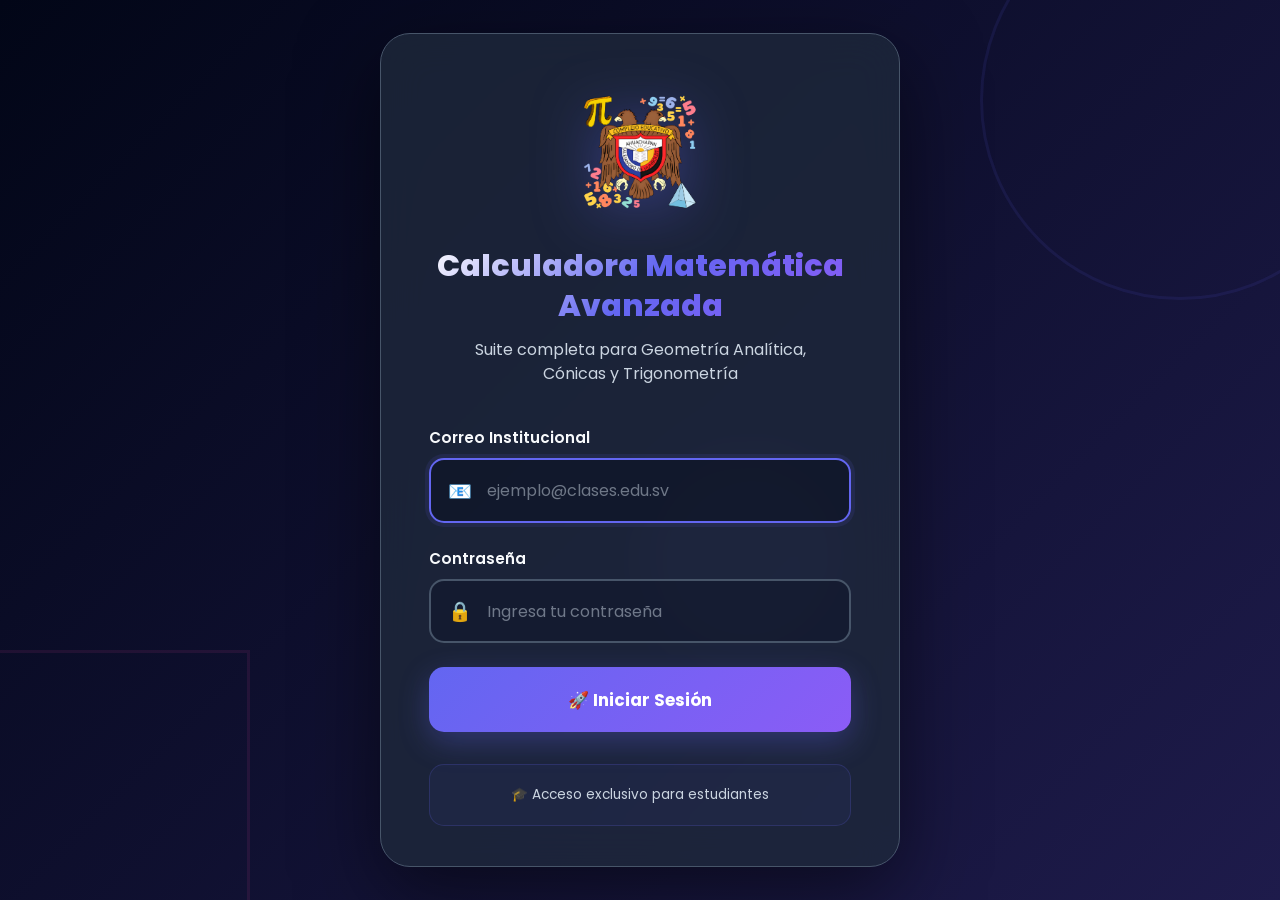
<file: index.html>
<!DOCTYPE html>
<html lang="es">
<head>
    <meta charset="UTF-8">
    <meta name="viewport" content="width=device-width, initial-scale=1.0">
    <title>Login - Calculadora Matemática Avanzada</title>
    <link href="https://fonts.googleapis.com/css2?family=Poppins:wght@300;400;500;600;700;800&family=JetBrains+Mono:wght@400;500;600&display=swap" rel="stylesheet">
    <link rel="icon" type="image/png" href="dd.png">
    <link rel="manifest" href="/manifest.json">
<meta name="theme-color" content="#007bff">
    <style>
        * {
            margin: 0;
            padding: 0;
            box-sizing: border-box;
        }

        :root {
            --primary: #6366f1;
            --secondary: #8b5cf6;
            --accent: #ec4899;
            --success: #10b981;
            --error: #ef4444;
            --dark: #0f172a;
            --darker: #020617;
            --text-primary: #f8fafc;
            --text-secondary: #cbd5e1;
            --border: #475569;
        }

        body {
            font-family: 'Poppins', sans-serif;
            background: linear-gradient(135deg, var(--darker) 0%, #1e1b4b 100%);
            color: var(--text-primary);
            min-height: 100vh;
            display: flex;
            align-items: center;
            justify-content: center;
            position: relative;
            overflow-x: hidden;
            padding: 2rem 1rem;
        }

        /* Animated Background */
        .bg-shapes {
            position: fixed;
            width: 100%;
            height: 100%;
            top: 0;
            left: 0;
            z-index: 0;
            overflow: hidden;
            pointer-events: none;
        }

        .shape {
            position: absolute;
            opacity: 0.1;
        }

        .shape-1 {
            width: 400px;
            height: 400px;
            border: 3px solid var(--primary);
            border-radius: 50%;
            top: -100px;
            right: -100px;
            animation: float 20s infinite;
        }

        .shape-2 {
            width: 300px;
            height: 300px;
            border: 3px solid var(--accent);
            bottom: -50px;
            left: -50px;
            animation: float 15s infinite reverse;
        }

        .shape-3 {
            width: 200px;
            height: 200px;
            background: linear-gradient(45deg, var(--primary), var(--secondary));
            border-radius: 50%;
            top: 50%;
            left: 50%;
            animation: pulse 8s infinite;
        }

        @keyframes float {
            0%, 100% { transform: translate(0, 0) rotate(0deg); }
            33% { transform: translate(30px, -50px) rotate(120deg); }
            66% { transform: translate(-20px, 20px) rotate(240deg); }
        }

        @keyframes pulse {
            0%, 100% { transform: scale(1); opacity: 0.1; }
            50% { transform: scale(1.2); opacity: 0.15; }
        }

        /* Login Container */
        .login-container {
            position: relative;
            z-index: 10;
            width: 100%;
            max-width: 520px;
        }

        .login-card {
            background: rgba(30, 41, 59, 0.8);
            backdrop-filter: blur(20px);
            border: 1px solid var(--border);
            border-radius: 30px;
            padding: 3rem 3rem 2.5rem 3rem;
            box-shadow: 0 25px 80px rgba(0, 0, 0, 0.5);
            animation: slideUp 0.6s ease-out;
        }

        @keyframes slideUp {
            from {
                opacity: 0;
                transform: translateY(30px);
            }
            to {
                opacity: 1;
                transform: translateY(0);
            }
        }

        /* Logo Section */
        .logo-section {
            text-align: center;
            margin-bottom: 2.5rem;
        }

        .logo-container {
            margin-bottom: 1.5rem;
            display: flex;
            justify-content: center;
            align-items: center;
        }

        .logo-image {
            width: 140px;
            height: auto;
            max-height: 140px;
            object-fit: contain;
            filter: drop-shadow(0 10px 30px rgba(99, 102, 241, 0.4));
            animation: logoFloat 3s ease-in-out infinite;
        }

        @keyframes logoFloat {
            0%, 100% { transform: translateY(0px); }
            50% { transform: translateY(-10px); }
        }

        .logo-title {
            font-size: 1.9rem;
            font-weight: 800;
            background: linear-gradient(135deg, #fff, var(--primary), var(--secondary));
            -webkit-background-clip: text;
            -webkit-text-fill-color: transparent;
            background-clip: text;
            margin-bottom: 0.8rem;
            line-height: 1.3;
            animation: titleGlow 3s ease-in-out infinite;
        }

        @keyframes titleGlow {
            0%, 100% { filter: drop-shadow(0 0 15px rgba(99, 102, 241, 0.3)); }
            50% { filter: drop-shadow(0 0 25px rgba(139, 92, 246, 0.5)); }
        }

        .logo-subtitle {
            color: var(--text-secondary);
            font-size: 1rem;
            font-weight: 400;
            line-height: 1.5;
            margin-bottom: 0.5rem;
        }

        .logo-features {
            display: flex;
            justify-content: center;
            gap: 1rem;
            flex-wrap: wrap;
            margin-top: 1rem;
        }

        .feature-badge {
            background: rgba(99, 102, 241, 0.1);
            border: 1px solid rgba(99, 102, 241, 0.3);
            padding: 0.4rem 1rem;
            border-radius: 20px;
            font-size: 0.8rem;
            color: var(--text-secondary);
            font-weight: 500;
            transition: all 0.3s;
        }

        .feature-badge:hover {
            background: rgba(99, 102, 241, 0.2);
            border-color: var(--primary);
            transform: translateY(-2px);
        }

        /* Form */
        .form-group {
            margin-bottom: 1.5rem;
        }

        .form-label {
            display: block;
            margin-bottom: 0.6rem;
            color: var(--text-primary);
            font-weight: 600;
            font-size: 0.95rem;
        }

        .input-wrapper {
            position: relative;
        }

        .input-icon {
            position: absolute;
            left: 1.2rem;
            top: 50%;
            transform: translateY(-50%);
            font-size: 1.2rem;
            color: var(--text-secondary);
            z-index: 1;
        }

        .form-input {
            width: 100%;
            padding: 1.1rem 1.2rem 1.1rem 3.5rem;
            background: rgba(15, 23, 42, 0.6);
            border: 2px solid var(--border);
            border-radius: 15px;
            color: var(--text-primary);
            font-size: 1rem;
            font-family: 'Poppins', sans-serif;
            transition: all 0.3s;
        }

        .form-input:focus {
            outline: none;
            border-color: var(--primary);
            box-shadow: 0 0 0 4px rgba(99, 102, 241, 0.1);
            background: rgba(15, 23, 42, 0.8);
        }

        .form-input::placeholder {
            color: var(--text-secondary);
            opacity: 0.5;
        }

        /* Alert */
        .alert {
            padding: 1rem 1.2rem;
            border-radius: 12px;
            margin-bottom: 1.5rem;
            display: none;
            animation: slideIn 0.3s ease-out;
            font-size: 0.9rem;
            font-weight: 500;
        }

        @keyframes slideIn {
            from {
                opacity: 0;
                transform: translateY(-10px);
            }
            to {
                opacity: 1;
                transform: translateY(0);
            }
        }

        .alert-error {
            background: rgba(239, 68, 68, 0.2);
            border: 2px solid var(--error);
            color: #fca5a5;
        }

        .alert-success {
            background: rgba(16, 185, 129, 0.2);
            border: 2px solid var(--success);
            color: #6ee7b7;
        }

        /* Button */
        .btn-login {
            width: 100%;
            padding: 1.2rem;
            border: none;
            border-radius: 15px;
            background: linear-gradient(135deg, var(--primary), var(--secondary));
            color: white;
            font-weight: 700;
            font-size: 1.05rem;
            cursor: pointer;
            transition: all 0.3s;
            box-shadow: 0 10px 30px rgba(99, 102, 241, 0.3);
            font-family: 'Poppins', sans-serif;
            display: flex;
            align-items: center;
            justify-content: center;
            gap: 0.5rem;
            margin-top: 0.5rem;
        }

        .btn-login:hover {
            transform: translateY(-3px);
            box-shadow: 0 15px 40px rgba(99, 102, 241, 0.4);
        }

        .btn-login:active {
            transform: translateY(-1px);
        }

        .btn-login:disabled {
            opacity: 0.6;
            cursor: not-allowed;
            transform: none;
        }

        /* Info Box */
        .info-box {
            margin-top: 2rem;
            padding: 1.2rem;
            background: rgba(99, 102, 241, 0.05);
            border: 1px solid rgba(99, 102, 241, 0.2);
            border-radius: 15px;
            text-align: center;
        }

        .info-box p {
            color: var(--text-secondary);
            font-size: 0.85rem;
            line-height: 1.6;
        }

        .info-box strong {
            color: var(--text-primary);
            display: block;
            margin-top: 0.5rem;
        }

        /* Loading Spinner */
        .spinner {
            display: inline-block;
            width: 18px;
            height: 18px;
            border: 3px solid rgba(255, 255, 255, 0.3);
            border-radius: 50%;
            border-top-color: white;
            animation: spin 0.8s linear infinite;
        }

        @keyframes spin {
            to { transform: rotate(360deg); }
        }

        /* Responsive */
        @media (max-width: 580px) {
            .login-container {
                max-width: 100%;
            }

            .login-card {
                padding: 2rem 1.5rem;
                border-radius: 25px;
            }

            .logo-image {
                width: 110px;
                max-height: 110px;
            }

            .logo-title {
                font-size: 1.5rem;
            }

            .logo-subtitle {
                font-size: 0.9rem;
            }

            .feature-badge {
                font-size: 0.75rem;
                padding: 0.35rem 0.8rem;
            }

            .form-input {
                padding: 1rem 1rem 1rem 3.2rem;
            }
        }
    </style>
</head>
<body>
    <div class="bg-shapes">
        <div class="shape shape-1"></div>
        <div class="shape shape-2"></div>
        <div class="shape shape-3"></div>
    </div>

    <div class="login-container">
        <div class="login-card">
            <div class="logo-section">
                <div class="logo-container">
                    <img src="logo.png" alt="Logo Institucional" class="logo-image" onerror="this.style.display='none'; this.nextElementSibling.style.display='flex';">
                    <div style="display: none; width: 120px; height: 120px; background: linear-gradient(135deg, var(--primary), var(--secondary)); border-radius: 25px; align-items: center; justify-content: center; font-size: 3.5rem; box-shadow: 0 15px 40px rgba(99, 102, 241, 0.4);">📐</div>
                </div>
                
                <h1 class="logo-title">Calculadora Matemática Avanzada</h1>
                <p class="logo-subtitle">Suite completa para Geometría Analítica,<br>Cónicas y Trigonometría</p>
        
            </div>

            <div id="alertBox" class="alert"></div>

            <form id="loginForm">
                <div class="form-group">
                    <label class="form-label">Correo Institucional</label>
                    <div class="input-wrapper">
                        <span class="input-icon">📧</span>
                        <input 
                            type="email" 
                            class="form-input" 
                            id="email" 
                            placeholder="ejemplo@clases.edu.sv"
                            required
                            autocomplete="email"
                        >
                    </div>
                </div>

                <div class="form-group">
                    <label class="form-label">Contraseña</label>
                    <div class="input-wrapper">
                        <span class="input-icon">🔒</span>
                        <input 
                            type="password" 
                            class="form-input" 
                            id="password" 
                            placeholder="Ingresa tu contraseña"
                            required
                            autocomplete="current-password"
                        >
                    </div>
                </div>

                <button type="submit" class="btn-login" id="loginBtn">
                    <span id="btnText">🚀 Iniciar Sesión</span>
                </button>
            </form>

            <div class="info-box">
                <p>
                    🎓 Acceso exclusivo para estudiantes<br>
                </p>
            </div>
        </div>
    </div>

    <script>
        const loginForm = document.getElementById('loginForm');
        const emailInput = document.getElementById('email');
        const passwordInput = document.getElementById('password');
        const loginBtn = document.getElementById('loginBtn');
        const btnText = document.getElementById('btnText');
        const alertBox = document.getElementById('alertBox');

        // Constantes de validación
        const VALID_EMAIL_DOMAIN = '@clases.edu.sv';
        const VALID_PASSWORD = 'humboldt25';
        const REDIRECT_URL = 'calculadora.html';

        function showAlert(message, type) {
            alertBox.textContent = message;
            alertBox.className = `alert alert-${type}`;
            alertBox.style.display = 'block';

            setTimeout(() => {
                alertBox.style.display = 'none';
            }, 4000);
        }

        function setLoading(isLoading) {
            loginBtn.disabled = isLoading;
            if (isLoading) {
                btnText.innerHTML = '<span class="spinner"></span> Validando...';
            } else {
                btnText.textContent = '🚀 Iniciar Sesión';
            }
        }

        function validateEmail(email) {
            const emailLower = email.toLowerCase().trim();
            
            if (!emailLower.endsWith(VALID_EMAIL_DOMAIN)) {
                return {
                    valid: false,
                    message: `❌ El correo es invalido`
                };
            }

            const emailRegex = /^[^\s@]+@clases\.edu\.sv$/i;
            if (!emailRegex.test(emailLower)) {
                return {
                    valid: false,
                    message: '❌ Formato de correo inválido'
                };
            }

            return { valid: true };
        }

        function validatePassword(password) {
            if (password !== VALID_PASSWORD) {
                return {
                    valid: false,
                    message: '❌ Contraseña incorrecta'
                };
            }

            return { valid: true };
        }

        loginForm.addEventListener('submit', async function(e) {
            e.preventDefault();

            const email = emailInput.value.trim();
            const password = passwordInput.value;

            // Validar email
            const emailValidation = validateEmail(email);
            if (!emailValidation.valid) {
                showAlert(emailValidation.message, 'error');
                emailInput.focus();
                return;
            }

            // Validar contraseña
            const passwordValidation = validatePassword(password);
            if (!passwordValidation.valid) {
                showAlert(passwordValidation.message, 'error');
                passwordInput.value = '';
                passwordInput.focus();
                return;
            }

            // Simular loading (para mejor UX)
            setLoading(true);

            setTimeout(() => {
                showAlert('✅ ¡Acceso concedido! Redirigiendo...', 'success');
                
                // Guardar sesión
                sessionStorage.setItem('userEmail', email);
                sessionStorage.setItem('loginTime', new Date().toISOString());

                // Redirigir después de 1 segundo
                setTimeout(() => {
                    window.location.href = REDIRECT_URL;
                }, 1000);
            }, 800);
        });

        // Limpiar mensajes de error al escribir
        emailInput.addEventListener('input', () => {
            if (alertBox.style.display === 'block') {
                alertBox.style.display = 'none';
            }
        });

        passwordInput.addEventListener('input', () => {
            if (alertBox.style.display === 'block') {
                alertBox.style.display = 'none';
            }
        });

        // Auto-focus al cargar
        window.addEventListener('load', () => {
            emailInput.focus();
        });
        if ('serviceWorker' in navigator) {
    navigator.serviceWorker.register('/service-worker.js')
      .then(() => console.log("✅ Service Worker registrado"))
      .catch(err => console.error("❌ Error al registrar SW:", err));
  }
    </script>
</body>

</html>
</file>
